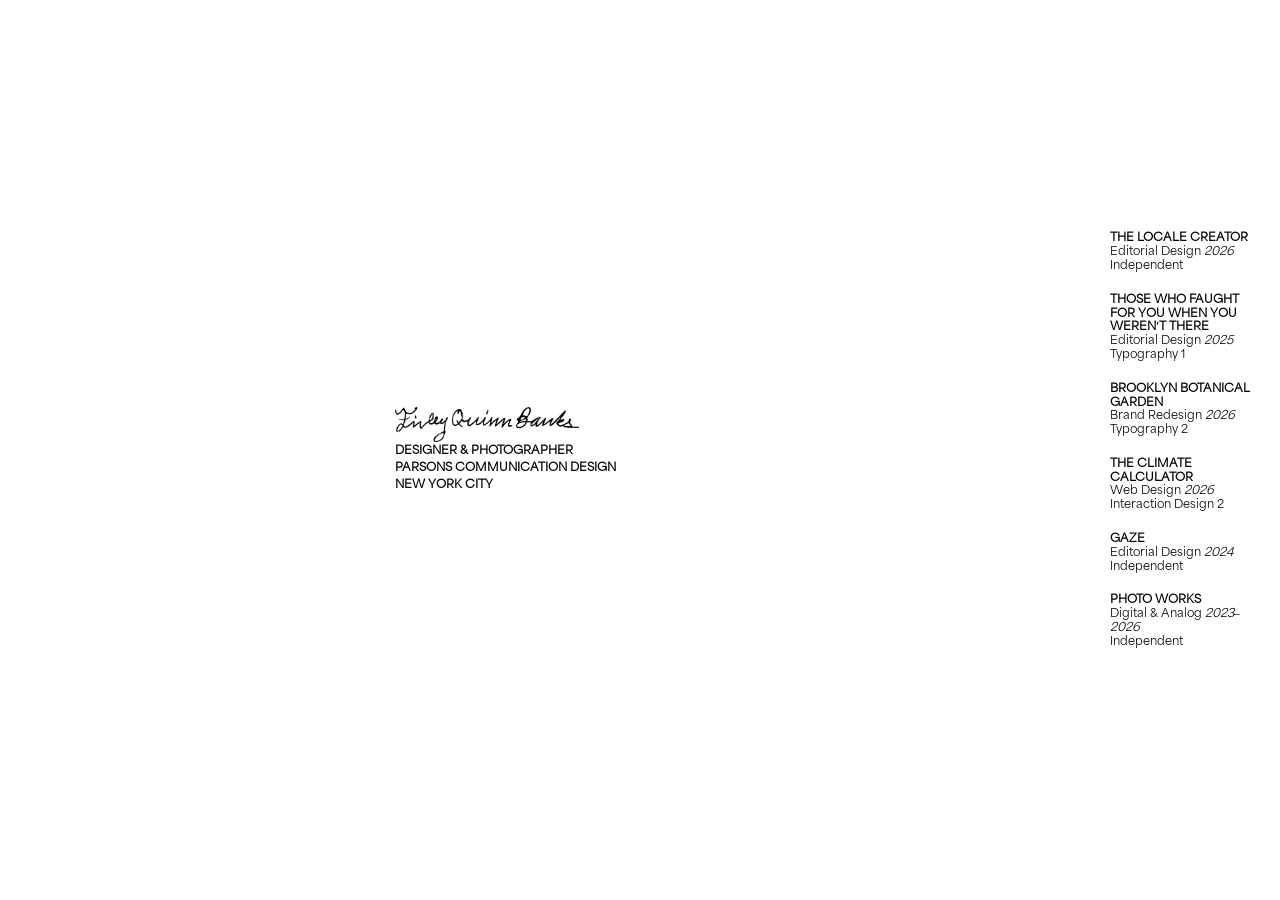
<file: index.html>
<!DOCTYPE html>
<html lang="en">
<head>
    <meta charset="UTF-8">
    <meta name="viewport" content="width=device-width, initial-scale=1.0">
    <title>FINLEY BANKS</title>
    <link rel="icon" href="img/about/Untitled-5.png">
    <link rel="stylesheet" href="styles.css">
</head>
<body>

<header class="header">
    <a href="about.html" class="header_wrapper">
        <img src="img/about/signature.png" alt="Finley Banks" class="header-logo">
        DESIGNER & PHOTOGRAPHER<br>
        PARSONS COMMUNICATION DESIGN <br>
        NEW YORK CITY <br>
    </a>
</header>

<div class="preview-wrap" id="previewWrap" aria-hidden="true">
    <button class="slideshow-arrow slideshow-arrow--prev" id="slidePrev">&#8592;</button>
    <div class="preview-media" id="previewMedia"></div>
    <button class="slideshow-arrow slideshow-arrow--next" id="slideNext">&#8594;</button>
</div>

<!-- Project list panel -->
<nav class="app" id="appNav" aria-label="Projects">

    <a class="project" href="project.html?id=bureau-betak"
       data-images="img/the-locale-creator/start.jpg , img/the-locale-creator/1.jpg,img/the-locale-creator/2.jpg,img/the-locale-creator/3.jpg"
       data-colors="#CEC5B4,#B4BECE,#BCCEB4"
       data-name="The Locale Creator"
       data-type="Editorial Design"
       data-year="2026"
       data-context="Independent"
       data-description="A campus magazine that connects students through all mediums of creativity.">
        <strong class="project_title">The Locale Creator</strong>
        <p>Editorial Design <em>2026</em></p>
        <p>Independent</p>
    </a>

    <a class="project" href="project.html?id=edition-studio"
       data-images="img/those-who-faught-for-you/1.jpg,img/those-who-faught-for-you/2.jpg,img/those-who-faught-for-you/3.jpg"
       data-colors="#E0D8CC,#CCD4E0,#E0CCD4"
       data-name="Those Who Faught For You When You Weren't There"
       data-type="Editorial Design"
       data-year="2025"
       data-context="Typography 1"
       data-description="A typographic focused book exploring feminism, history, and the voices of those often left unheard.">
        <strong class="project_title">Those Who Faught For You When You Weren't There</strong>
        <p>Editorial Design <em>2025</em></p>
        <p>Typography 1</p>
    </a>

    <a class="project" href="project.html?id=in-practice-studio"
       data-images="img/brooklyn-botanical-garden/start.jpg,img/brooklyn-botanical-garden/2.jpg , img/brooklyn-botanical-garden/3.jpg , img/brooklyn-botanical-garden/4.jpg , img/brooklyn-botanical-garden/5.jpg, img/brooklyn-botanical-garden/6.jpg, img/brooklyn-botanical-garden/7.jpg, img/brooklyn-botanical-garden/8.jpg , img/brooklyn-botanical-garden/9.jpg , img/brooklyn-botanical-garden/10.jpg"
       data-colors="#D4E0CC,#CCE0DC,#E0DCC8"
       data-name="Brooklyn Botanical Garden"
       data-type="Brand Redesign"
       data-year="2026"
       data-context="Typography 2"
       data-description="A flexible brand identity redesign for the Brooklyn Botanical Garden, rooted in nature and contemporary type.">
        <strong class="project_title">Brooklyn Botanical Garden</strong>
        <p>Brand Redesign <em>2026</em></p>
        <p>Typography 2</p>
    </a>

    <a class="project" href="project.html?id=eva-robarts"
       data-videos="img/the-climate-calculator/start.jpg,img/the-climate-calculator/1.mov,img/the-climate-calculator/2.mov"
       data-colors="#E0CCD8,#CCE0D8,#E0D8CC"
       data-name="The Climate Calculator"
       data-type="Web Design"
       data-year="2026"
       data-context="Interaction Design 2"
       data-description="An interactive web tool that makes the personal impact of climate change visible and tangible.">
        <strong class="project_title">The Climate Calculator</strong>
        <p>Web Design <em>2026</em></p>
        <p>Interaction Design 2</p>
    </a>

    <a class="project" href="project.html?id=anne-sophie-barlet"
       data-images="img/gaze/start.jpg , img/gaze/1.jpg,img/gaze/2.jpg,img/gaze/3.jpg"
       data-colors="#CCCCE0,#E0D4C4,#C4E0CC"
       data-name="GAZE"
       data-type="Editorial Design"
       data-year="2024"
       data-context="Independent"
       data-description="An independent editorial publication exploring the male gaze's effect on young women.">
        <strong class="project_title">GAZE</strong>
        <p>Editorial Design <em>2024</em></p>
        <p>Independent</p>
    </a>

    <a class="project" href="project.html?id=giu-giu"
       data-images="img/photo-works/1.jpg,img/photo-works/2.jpg,img/photo-works/3.jpg"
       data-colors="#E0C4B0,#B0C4E0,#C4E0B0"
       data-name="Photo Works"
       data-type="Digital & Analog"
       data-year="2023–2026"
       data-context="Independent"
       data-description="An ongoing series of digital, analog, and gelatin silver print photographs taken across New York City and beyond.">
        <strong class="project_title">Photo Works</strong>
        <p>Digital & Analog <em>2023–2026</em></p>
        <p>Independent</p>
    </a>

</nav>

<!-- Project detail panel (replaces nav on click) -->
<div class="app-detail" id="appDetail" aria-hidden="true">
    <button class="detail-back" id="detailBack">&#8592; back</button>
    <div class="detail-info" id="detailInfo"></div>
</div>

<script>
(function () {
    var wrap       = document.getElementById('previewWrap');
    var media      = document.getElementById('previewMedia');
    var appNav     = document.getElementById('appNav');
    var appDetail  = document.getElementById('appDetail');
    var detailBack = document.getElementById('detailBack');
    var detailInfo = document.getElementById('detailInfo');

    var isLocked = false;
    var slides   = [];
    var current  = 0;

    var slidePrev = document.getElementById('slidePrev');
    var slideNext = document.getElementById('slideNext');

    /* ── Slide navigation ──────────────────────────────────── */

    function goTo(index) {
        var prev = slides[current];
        var prevVideo = prev.querySelector('video');
        if (prevVideo) prevVideo.pause();
        prev.classList.remove('is-active');

        current = (index + slides.length) % slides.length;

        var next = slides[current];
        next.classList.add('is-active');
        var nextVideo = next.querySelector('video');
        if (nextVideo) { nextVideo.currentTime = 0; nextVideo.play(); }
    }

    /* ── Build slides ──────────────────────────────────────── */

    function buildSlides(el) {
        media.innerHTML = '';
        slides = [];
        current = 0;

        var videos = el.dataset.videos ? el.dataset.videos.split(',') : [];
        var imgs   = el.dataset.images ? el.dataset.images.split(',') : [];

        var srcs = videos.length ? videos : imgs;
        srcs.forEach(function (src) {
            src = src.trim();
            var slide = document.createElement('div');
            slide.className = 'preview-slide';
            if (/\.(mp4|mov|webm)$/i.test(src)) {
                var v = document.createElement('video');
                v.src = src; v.muted = true; v.loop = true; v.playsInline = true;
                slide.appendChild(v);
            } else {
                var img = document.createElement('img');
                img.src = src; img.alt = '';
                img.onerror = function () { this.style.display = 'none'; };
                slide.appendChild(img);
            }
            media.appendChild(slide);
            slides.push(slide);
        });

        if (slides.length) {
            slides[0].classList.add('is-active');
            var firstVideo = slides[0].querySelector('video');
            if (firstVideo) firstVideo.play();
        }
    }

    /* ── Hover (only when not locked) ─────────────────────── */

    function showPreview(el) {
        if (isLocked) return;
        buildSlides(el);
        wrap.classList.add('is-visible');
    }

    function clearPreview() {
        if (isLocked) return;
        wrap.classList.remove('is-visible');
        setTimeout(function () {
            if (!isLocked) media.innerHTML = '';
        }, 700);
    }

    /* ── Open / close project ──────────────────────────────── */

    function openProject(el) {
        isLocked = true;
        appNav.removeEventListener('mouseleave', clearPreview);

        buildSlides(el);
        wrap.classList.add('is-visible');
        wrap.classList.add('is-locked');

        var d = el.dataset;
        detailInfo.innerHTML =
            '<p class="detail-name">' + (d.name || '') + '</p>' +
            (d.description ? '<p class="detail-desc">' + d.description + '</p>' : '') +
            '<p class="detail-meta">' + (d.type || '') + ' <em>' + (d.year || '') + '</em></p>' +
            '<p class="detail-meta">' + (d.context || '') + '</p>';

        appNav.classList.add('is-hidden');
        appDetail.classList.add('is-visible');
        appDetail.removeAttribute('aria-hidden');
    }

    function closeProject() {
        isLocked = false;

        wrap.classList.remove('is-visible');
        wrap.classList.remove('is-locked');
        setTimeout(function () {
            if (!isLocked) media.innerHTML = '';
        }, 700);

        appNav.classList.remove('is-hidden');
        appDetail.classList.remove('is-visible');
        appDetail.setAttribute('aria-hidden', 'true');
        appNav.addEventListener('mouseleave', clearPreview);
    }

    /* ── Event listeners ───────────────────────────────────── */

    document.querySelectorAll('.project').forEach(function (p) {
        p.addEventListener('mouseenter', function () { showPreview(p); });
        p.addEventListener('click', function (e) {
            e.preventDefault();
            openProject(p);
        });
    });

    appNav.addEventListener('mouseleave', clearPreview);

    slidePrev.addEventListener('click', function () { goTo(current - 1); });
    slideNext.addEventListener('click', function () { goTo(current + 1); });
    detailBack.addEventListener('click', closeProject);
}());
</script>

</body>
</html>
</file>
<file: styles.css>
*, *::before, *::after { box-sizing: border-box; margin: 0; padding: 0; }

@font-face {
    font-family: area;
    src: url(fonts/AreaTrialNormal-Light.otf);
}

@font-face {
    font-family: areanorm;
    src: url(fonts/AreaTrialNormal-Regular.otf);
}

html {
    font-family: areanorm;
    font-size: 11.5px;
    line-height: 1.2;
    font-weight: 500;
    background: #fff;
    color: #000;
    -webkit-font-smoothing: antialiased;
}

body {
    position: relative;
    min-height: 100vh;
}

a { color: inherit; text-decoration: none; }
em { font-style: italic; }
strong { font-weight: 700; }

/* ─── Corner nav (top-left) ─────────────────────────────────────────────── */

.corner-nav {
    position: fixed;
    top: 20px;
    left: 20px;
    z-index: 20;
    display: flex;
    flex-direction: column;
    gap: 0px;
}

.corner-nav a {
    display: block;
    line-height: 1.2;
}

.corner-nav a:hover { opacity: 0.45; }

/* ─── Bio / Header ───────────────────────────────────────────────────────── */
/* Fixed, covers everything left of the 190px right column */

.header {
    width: calc(100vw - 200px);
    height: 100vh;
    position: fixed;
    font-weight: 600;
    top: 0; left: 0;
    display: flex;
    justify-content: center;
    align-items: center;
    padding-right: 40px;
    z-index: 0;
    pointer-events: none;
}

.header_wrapper {
    display: block;
    width: 250px;
    pointer-events: all;
    line-height: 1.5;
    color: inherit;
    text-decoration: none;
}
.header_wrapper:hover { opacity: 0.55; }

.header-logo {
    height: 35px;
    width: auto;
    display: block;
}

.header_wrapper .header_links a {
    border-bottom: 1px solid currentColor;
}
.header_wrapper .header_links a:hover { opacity: 0.55; }

/* ─── Preview (video / image cycling) ───────────────────────────────────── */
/* Fixed over the same left area, appears on project hover */

.preview-wrap {
    pointer-events: none;
    width: calc(100vw - 190px);
    height: 100vh;
    position: fixed;
    top: 0; left: 0;
    display: flex;
    justify-content: center;
    align-items: center;
    gap: 20px;
    z-index: 10;
    opacity: 0;
    transition: opacity 0.7s ease;
}

.preview-wrap.is-visible { opacity: 1; }

.slideshow-arrow {
    background: none;
    border: none;
    font: inherit;
    font-size: 18px;
    cursor: pointer;
    padding: 12px;
    opacity: 0;
    pointer-events: none;
    transition: opacity 0.3s ease;
    flex-shrink: 0;
}

.preview-wrap.is-locked .slideshow-arrow {
    opacity: 0.35;
    pointer-events: all;
}

.preview-wrap.is-locked .slideshow-arrow:hover { opacity: 1; }

.preview-media {
    width: 78%;
    aspect-ratio: 11 / 6;
    position: relative;
    overflow: hidden;
}

.preview-slide {
    position: absolute;
    inset: 0;
    opacity: 0;
    transition: opacity 0.7s ease;
}

.preview-slide.is-active { opacity: 1; }

.preview-slide img,
.preview-slide video {
    width: 100%;
    height: 100%;
    object-fit: contain;
    display: block;
}

/* ─── Project list (right 190px column) ─────────────────────────────────── */

.app {
    width: 190px;
    position: fixed;
    right: 0;
    top: 0;
    height: 100vh;
    display: flex;
    flex-direction: column;
    justify-content: center;
    overflow-y: auto;
    opacity: 1;
    transition: opacity 0.6s ease;
}

.app.is-hidden {
    opacity: 0;
    pointer-events: none;
}

.project {
    display: block;
    padding: 10px 20px;
    cursor: pointer;
    color: inherit;
    text-decoration: none;
}

.project:first-child { padding-top: 20px; }

.project:last-child { padding-bottom: 40px; }

.project_title {
    font-weight: 700;
    display: block;
    line-height: 1.2;
    text-transform: uppercase;
}

.credit_font {
    padding: 0 20px 10px;
    font-size: 11px;
    opacity: 0.7;
}

/* ─── Project detail panel (replaces nav on click) ───────────────────────── */

.app-detail {
    width: 190px;
    position: fixed;
    right: 0;
    top: 0;
    height: 100vh;
    display: flex;
    flex-direction: column;
    justify-content: center;
    padding: 20px;
    opacity: 0;
    pointer-events: none;
    transition: opacity 0.6s ease;
}

.app-detail.is-visible {
    opacity: 1;
    pointer-events: all;
}

.detail-back {
    background: none;
    border: none;
    padding: 0;
    font: inherit;
    font-size: 11.5px;
    cursor: pointer;
    opacity: 0.4;
    text-align: left;
    margin-bottom: 24px;
    transition: opacity 0.15s;
}

.detail-back:hover { opacity: 1; }

.detail-name {
    font-weight: 700;
    text-transform: uppercase;
    line-height: 1.2;
    margin-bottom: 10px;
}

.detail-desc {
    line-height: 1.2;
    opacity: 0.7;
    margin-bottom: 16px;
}

.detail-meta {
    line-height: 1.4;
}

/* ─── About page ─────────────────────────────────────────────────────────── */

.about {
    padding: 40px 20px;
}

.about-row {
    display: grid;
    grid-template-columns: 2fr 2fr 2fr;
    gap: 40px;
    align-items: start;
}

.about-bio {
    line-height: 1.3;
}

.about-links {
    display: flex;
    gap: 20px;
    margin-top: 20px;
    flex-wrap: wrap;
}

.about-links a {
    font-size: inherit;
    color: #000;
    text-decoration: underline;
    text-underline-offset: 3px;
}

.about-links a:hover {
    opacity: 0.5;
}

.about-photo img {
    width: calc(100% + 25px);
    height: auto;
    object-fit: cover;
    display: block;
}

.about-resume__label {
    opacity: 0.4;
    margin-bottom: 12px;
}

.about-resume a {
    display: block;
    cursor: pointer;
}

.about-resume img {
    width: 100%;
    display: block;
}

/* ─── Project detail page ────────────────────────────────────────────────── */

body.project-page {
    overflow-y: auto;
}

.p-nav {
    position: sticky;
    top: 0;
    display: flex;
    justify-content: space-between;
    align-items: baseline;
    padding: 14px 20px;
    background: #fff;
    z-index: 20;
    border-bottom: 1px solid #000;
}

.p-nav__title { font-weight: 700; }

.p-nav__back {
    opacity: 0.4;
    transition: opacity 0.15s;
}
.p-nav__back:hover { opacity: 1; }

.p-header {
    display: grid;
    grid-template-columns: 1fr 1fr;
    gap: 20px;
    padding: 20px;
    border-bottom: 1px solid #000;
}

.p-desc {
    line-height: 1.2;
}

.p-meta {
    display: flex;
    flex-direction: column;
    gap: 12px;
}

.p-gallery { display: flex; flex-direction: column; }

.p-img {
    width: 100%;
    background: #e8e8e8;
}

.p-img + .p-img { border-top: 1px solid #000; }

.p-img img {
    width: 100%;
    height: auto;
    display: block;
}

.p-info__label { opacity: 0.4; margin-bottom: 3px; }
</file>
